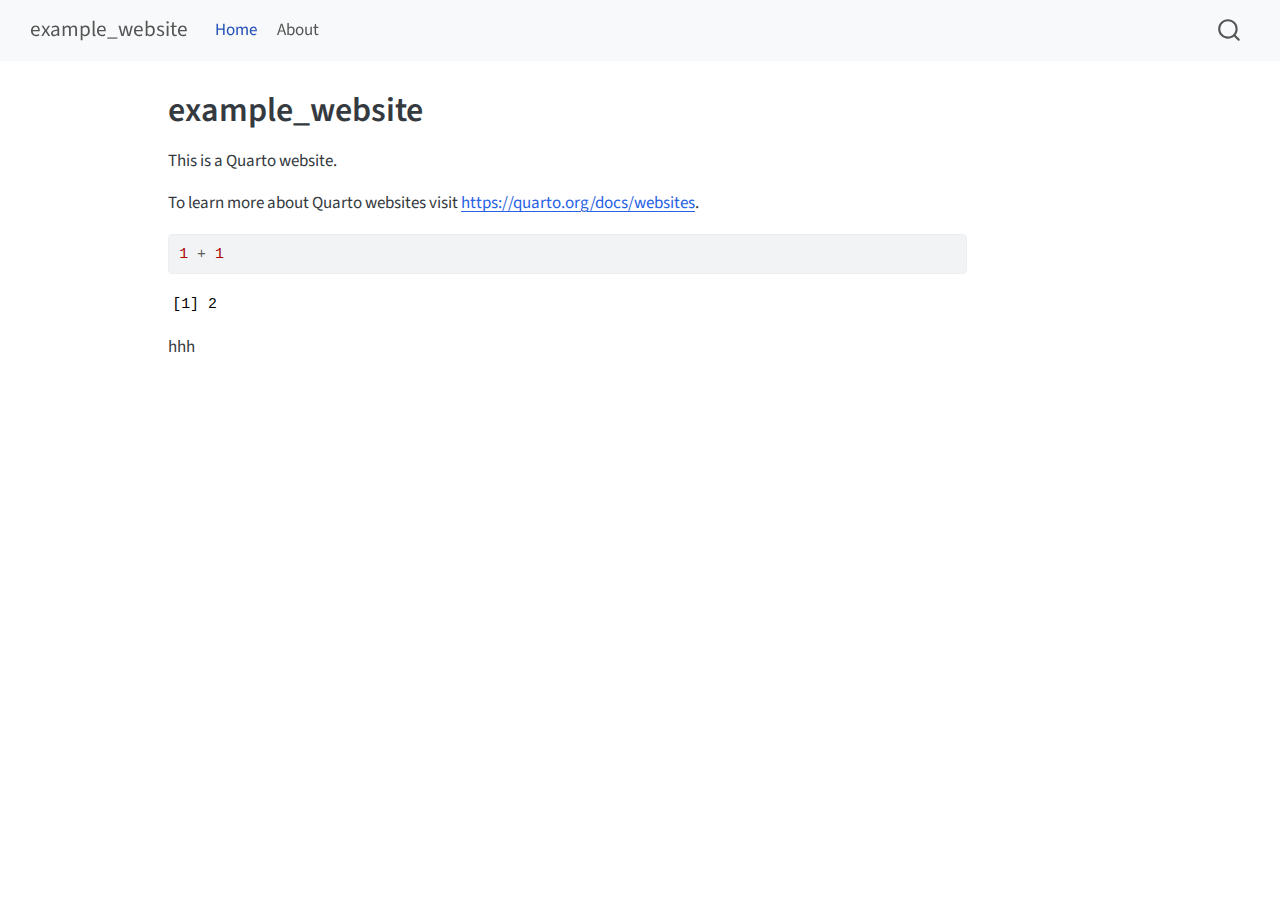
<file: _site/index.html>
<!DOCTYPE html>
<html xmlns="http://www.w3.org/1999/xhtml" lang="en" xml:lang="en"><head>

<meta charset="utf-8">
<meta name="generator" content="quarto-1.4.551">

<meta name="viewport" content="width=device-width, initial-scale=1.0, user-scalable=yes">


<title>example_website</title>
<style>
code{white-space: pre-wrap;}
span.smallcaps{font-variant: small-caps;}
div.columns{display: flex; gap: min(4vw, 1.5em);}
div.column{flex: auto; overflow-x: auto;}
div.hanging-indent{margin-left: 1.5em; text-indent: -1.5em;}
ul.task-list{list-style: none;}
ul.task-list li input[type="checkbox"] {
  width: 0.8em;
  margin: 0 0.8em 0.2em -1em; /* quarto-specific, see https://github.com/quarto-dev/quarto-cli/issues/4556 */ 
  vertical-align: middle;
}
/* CSS for syntax highlighting */
pre > code.sourceCode { white-space: pre; position: relative; }
pre > code.sourceCode > span { line-height: 1.25; }
pre > code.sourceCode > span:empty { height: 1.2em; }
.sourceCode { overflow: visible; }
code.sourceCode > span { color: inherit; text-decoration: inherit; }
div.sourceCode { margin: 1em 0; }
pre.sourceCode { margin: 0; }
@media screen {
div.sourceCode { overflow: auto; }
}
@media print {
pre > code.sourceCode { white-space: pre-wrap; }
pre > code.sourceCode > span { text-indent: -5em; padding-left: 5em; }
}
pre.numberSource code
  { counter-reset: source-line 0; }
pre.numberSource code > span
  { position: relative; left: -4em; counter-increment: source-line; }
pre.numberSource code > span > a:first-child::before
  { content: counter(source-line);
    position: relative; left: -1em; text-align: right; vertical-align: baseline;
    border: none; display: inline-block;
    -webkit-touch-callout: none; -webkit-user-select: none;
    -khtml-user-select: none; -moz-user-select: none;
    -ms-user-select: none; user-select: none;
    padding: 0 4px; width: 4em;
  }
pre.numberSource { margin-left: 3em;  padding-left: 4px; }
div.sourceCode
  {   }
@media screen {
pre > code.sourceCode > span > a:first-child::before { text-decoration: underline; }
}
</style>


<script src="site_libs/quarto-nav/quarto-nav.js"></script>
<script src="site_libs/quarto-nav/headroom.min.js"></script>
<script src="site_libs/clipboard/clipboard.min.js"></script>
<script src="site_libs/quarto-search/autocomplete.umd.js"></script>
<script src="site_libs/quarto-search/fuse.min.js"></script>
<script src="site_libs/quarto-search/quarto-search.js"></script>
<meta name="quarto:offset" content="./">
<script src="site_libs/quarto-html/quarto.js"></script>
<script src="site_libs/quarto-html/popper.min.js"></script>
<script src="site_libs/quarto-html/tippy.umd.min.js"></script>
<script src="site_libs/quarto-html/anchor.min.js"></script>
<link href="site_libs/quarto-html/tippy.css" rel="stylesheet">
<link href="site_libs/quarto-html/quarto-syntax-highlighting.css" rel="stylesheet" id="quarto-text-highlighting-styles">
<script src="site_libs/bootstrap/bootstrap.min.js"></script>
<link href="site_libs/bootstrap/bootstrap-icons.css" rel="stylesheet">
<link href="site_libs/bootstrap/bootstrap.min.css" rel="stylesheet" id="quarto-bootstrap" data-mode="light">
<script id="quarto-search-options" type="application/json">{
  "location": "navbar",
  "copy-button": false,
  "collapse-after": 3,
  "panel-placement": "end",
  "type": "overlay",
  "limit": 50,
  "keyboard-shortcut": [
    "f",
    "/",
    "s"
  ],
  "show-item-context": false,
  "language": {
    "search-no-results-text": "No results",
    "search-matching-documents-text": "matching documents",
    "search-copy-link-title": "Copy link to search",
    "search-hide-matches-text": "Hide additional matches",
    "search-more-match-text": "more match in this document",
    "search-more-matches-text": "more matches in this document",
    "search-clear-button-title": "Clear",
    "search-text-placeholder": "",
    "search-detached-cancel-button-title": "Cancel",
    "search-submit-button-title": "Submit",
    "search-label": "Search"
  }
}</script>


<link rel="stylesheet" href="styles.css">
</head>

<body class="nav-fixed">

<div id="quarto-search-results"></div>
  <header id="quarto-header" class="headroom fixed-top">
    <nav class="navbar navbar-expand-lg " data-bs-theme="dark">
      <div class="navbar-container container-fluid">
      <div class="navbar-brand-container mx-auto">
    <a class="navbar-brand" href="./index.html">
    <span class="navbar-title">example_website</span>
    </a>
  </div>
            <div id="quarto-search" class="" title="Search"></div>
          <button class="navbar-toggler" type="button" data-bs-toggle="collapse" data-bs-target="#navbarCollapse" aria-controls="navbarCollapse" aria-expanded="false" aria-label="Toggle navigation" onclick="if (window.quartoToggleHeadroom) { window.quartoToggleHeadroom(); }">
  <span class="navbar-toggler-icon"></span>
</button>
          <div class="collapse navbar-collapse" id="navbarCollapse">
            <ul class="navbar-nav navbar-nav-scroll me-auto">
  <li class="nav-item">
    <a class="nav-link active" href="./index.html" aria-current="page"> 
<span class="menu-text">Home</span></a>
  </li>  
  <li class="nav-item">
    <a class="nav-link" href="./about.html"> 
<span class="menu-text">About</span></a>
  </li>  
</ul>
          </div> <!-- /navcollapse -->
          <div class="quarto-navbar-tools">
</div>
      </div> <!-- /container-fluid -->
    </nav>
</header>
<!-- content -->
<div id="quarto-content" class="quarto-container page-columns page-rows-contents page-layout-article page-navbar">
<!-- sidebar -->
<!-- margin-sidebar -->
    <div id="quarto-margin-sidebar" class="sidebar margin-sidebar">
        
    </div>
<!-- main -->
<main class="content" id="quarto-document-content">

<header id="title-block-header" class="quarto-title-block default">
<div class="quarto-title">
<h1 class="title">example_website</h1>
</div>



<div class="quarto-title-meta">

    
  
    
  </div>
  


</header>


<p>This is a Quarto website.</p>
<p>To learn more about Quarto websites visit <a href="https://quarto.org/docs/websites" class="uri">https://quarto.org/docs/websites</a>.</p>
<div class="cell">
<div class="sourceCode cell-code" id="cb1"><pre class="sourceCode r code-with-copy"><code class="sourceCode r"><span id="cb1-1"><a href="#cb1-1" aria-hidden="true" tabindex="-1"></a><span class="dv">1</span> <span class="sc">+</span> <span class="dv">1</span></span></code><button title="Copy to Clipboard" class="code-copy-button"><i class="bi"></i></button></pre></div>
<div class="cell-output cell-output-stdout">
<pre><code>[1] 2</code></pre>
</div>
</div>
<p>hhh</p>



</main> <!-- /main -->
<script id="quarto-html-after-body" type="application/javascript">
window.document.addEventListener("DOMContentLoaded", function (event) {
  const toggleBodyColorMode = (bsSheetEl) => {
    const mode = bsSheetEl.getAttribute("data-mode");
    const bodyEl = window.document.querySelector("body");
    if (mode === "dark") {
      bodyEl.classList.add("quarto-dark");
      bodyEl.classList.remove("quarto-light");
    } else {
      bodyEl.classList.add("quarto-light");
      bodyEl.classList.remove("quarto-dark");
    }
  }
  const toggleBodyColorPrimary = () => {
    const bsSheetEl = window.document.querySelector("link#quarto-bootstrap");
    if (bsSheetEl) {
      toggleBodyColorMode(bsSheetEl);
    }
  }
  toggleBodyColorPrimary();  
  const icon = "";
  const anchorJS = new window.AnchorJS();
  anchorJS.options = {
    placement: 'right',
    icon: icon
  };
  anchorJS.add('.anchored');
  const isCodeAnnotation = (el) => {
    for (const clz of el.classList) {
      if (clz.startsWith('code-annotation-')) {                     
        return true;
      }
    }
    return false;
  }
  const clipboard = new window.ClipboardJS('.code-copy-button', {
    text: function(trigger) {
      const codeEl = trigger.previousElementSibling.cloneNode(true);
      for (const childEl of codeEl.children) {
        if (isCodeAnnotation(childEl)) {
          childEl.remove();
        }
      }
      return codeEl.innerText;
    }
  });
  clipboard.on('success', function(e) {
    // button target
    const button = e.trigger;
    // don't keep focus
    button.blur();
    // flash "checked"
    button.classList.add('code-copy-button-checked');
    var currentTitle = button.getAttribute("title");
    button.setAttribute("title", "Copied!");
    let tooltip;
    if (window.bootstrap) {
      button.setAttribute("data-bs-toggle", "tooltip");
      button.setAttribute("data-bs-placement", "left");
      button.setAttribute("data-bs-title", "Copied!");
      tooltip = new bootstrap.Tooltip(button, 
        { trigger: "manual", 
          customClass: "code-copy-button-tooltip",
          offset: [0, -8]});
      tooltip.show();    
    }
    setTimeout(function() {
      if (tooltip) {
        tooltip.hide();
        button.removeAttribute("data-bs-title");
        button.removeAttribute("data-bs-toggle");
        button.removeAttribute("data-bs-placement");
      }
      button.setAttribute("title", currentTitle);
      button.classList.remove('code-copy-button-checked');
    }, 1000);
    // clear code selection
    e.clearSelection();
  });
    var localhostRegex = new RegExp(/^(?:http|https):\/\/localhost\:?[0-9]*\//);
    var mailtoRegex = new RegExp(/^mailto:/);
      var filterRegex = new RegExp('/' + window.location.host + '/');
    var isInternal = (href) => {
        return filterRegex.test(href) || localhostRegex.test(href) || mailtoRegex.test(href);
    }
    // Inspect non-navigation links and adorn them if external
 	var links = window.document.querySelectorAll('a[href]:not(.nav-link):not(.navbar-brand):not(.toc-action):not(.sidebar-link):not(.sidebar-item-toggle):not(.pagination-link):not(.no-external):not([aria-hidden]):not(.dropdown-item):not(.quarto-navigation-tool)');
    for (var i=0; i<links.length; i++) {
      const link = links[i];
      if (!isInternal(link.href)) {
        // undo the damage that might have been done by quarto-nav.js in the case of
        // links that we want to consider external
        if (link.dataset.originalHref !== undefined) {
          link.href = link.dataset.originalHref;
        }
      }
    }
  function tippyHover(el, contentFn, onTriggerFn, onUntriggerFn) {
    const config = {
      allowHTML: true,
      maxWidth: 500,
      delay: 100,
      arrow: false,
      appendTo: function(el) {
          return el.parentElement;
      },
      interactive: true,
      interactiveBorder: 10,
      theme: 'quarto',
      placement: 'bottom-start',
    };
    if (contentFn) {
      config.content = contentFn;
    }
    if (onTriggerFn) {
      config.onTrigger = onTriggerFn;
    }
    if (onUntriggerFn) {
      config.onUntrigger = onUntriggerFn;
    }
    window.tippy(el, config); 
  }
  const noterefs = window.document.querySelectorAll('a[role="doc-noteref"]');
  for (var i=0; i<noterefs.length; i++) {
    const ref = noterefs[i];
    tippyHover(ref, function() {
      // use id or data attribute instead here
      let href = ref.getAttribute('data-footnote-href') || ref.getAttribute('href');
      try { href = new URL(href).hash; } catch {}
      const id = href.replace(/^#\/?/, "");
      const note = window.document.getElementById(id);
      if (note) {
        return note.innerHTML;
      } else {
        return "";
      }
    });
  }
  const xrefs = window.document.querySelectorAll('a.quarto-xref');
  const processXRef = (id, note) => {
    // Strip column container classes
    const stripColumnClz = (el) => {
      el.classList.remove("page-full", "page-columns");
      if (el.children) {
        for (const child of el.children) {
          stripColumnClz(child);
        }
      }
    }
    stripColumnClz(note)
    if (id === null || id.startsWith('sec-')) {
      // Special case sections, only their first couple elements
      const container = document.createElement("div");
      if (note.children && note.children.length > 2) {
        container.appendChild(note.children[0].cloneNode(true));
        for (let i = 1; i < note.children.length; i++) {
          const child = note.children[i];
          if (child.tagName === "P" && child.innerText === "") {
            continue;
          } else {
            container.appendChild(child.cloneNode(true));
            break;
          }
        }
        if (window.Quarto?.typesetMath) {
          window.Quarto.typesetMath(container);
        }
        return container.innerHTML
      } else {
        if (window.Quarto?.typesetMath) {
          window.Quarto.typesetMath(note);
        }
        return note.innerHTML;
      }
    } else {
      // Remove any anchor links if they are present
      const anchorLink = note.querySelector('a.anchorjs-link');
      if (anchorLink) {
        anchorLink.remove();
      }
      if (window.Quarto?.typesetMath) {
        window.Quarto.typesetMath(note);
      }
      // TODO in 1.5, we should make sure this works without a callout special case
      if (note.classList.contains("callout")) {
        return note.outerHTML;
      } else {
        return note.innerHTML;
      }
    }
  }
  for (var i=0; i<xrefs.length; i++) {
    const xref = xrefs[i];
    tippyHover(xref, undefined, function(instance) {
      instance.disable();
      let url = xref.getAttribute('href');
      let hash = undefined; 
      if (url.startsWith('#')) {
        hash = url;
      } else {
        try { hash = new URL(url).hash; } catch {}
      }
      if (hash) {
        const id = hash.replace(/^#\/?/, "");
        const note = window.document.getElementById(id);
        if (note !== null) {
          try {
            const html = processXRef(id, note.cloneNode(true));
            instance.setContent(html);
          } finally {
            instance.enable();
            instance.show();
          }
        } else {
          // See if we can fetch this
          fetch(url.split('#')[0])
          .then(res => res.text())
          .then(html => {
            const parser = new DOMParser();
            const htmlDoc = parser.parseFromString(html, "text/html");
            const note = htmlDoc.getElementById(id);
            if (note !== null) {
              const html = processXRef(id, note);
              instance.setContent(html);
            } 
          }).finally(() => {
            instance.enable();
            instance.show();
          });
        }
      } else {
        // See if we can fetch a full url (with no hash to target)
        // This is a special case and we should probably do some content thinning / targeting
        fetch(url)
        .then(res => res.text())
        .then(html => {
          const parser = new DOMParser();
          const htmlDoc = parser.parseFromString(html, "text/html");
          const note = htmlDoc.querySelector('main.content');
          if (note !== null) {
            // This should only happen for chapter cross references
            // (since there is no id in the URL)
            // remove the first header
            if (note.children.length > 0 && note.children[0].tagName === "HEADER") {
              note.children[0].remove();
            }
            const html = processXRef(null, note);
            instance.setContent(html);
          } 
        }).finally(() => {
          instance.enable();
          instance.show();
        });
      }
    }, function(instance) {
    });
  }
      let selectedAnnoteEl;
      const selectorForAnnotation = ( cell, annotation) => {
        let cellAttr = 'data-code-cell="' + cell + '"';
        let lineAttr = 'data-code-annotation="' +  annotation + '"';
        const selector = 'span[' + cellAttr + '][' + lineAttr + ']';
        return selector;
      }
      const selectCodeLines = (annoteEl) => {
        const doc = window.document;
        const targetCell = annoteEl.getAttribute("data-target-cell");
        const targetAnnotation = annoteEl.getAttribute("data-target-annotation");
        const annoteSpan = window.document.querySelector(selectorForAnnotation(targetCell, targetAnnotation));
        const lines = annoteSpan.getAttribute("data-code-lines").split(",");
        const lineIds = lines.map((line) => {
          return targetCell + "-" + line;
        })
        let top = null;
        let height = null;
        let parent = null;
        if (lineIds.length > 0) {
            //compute the position of the single el (top and bottom and make a div)
            const el = window.document.getElementById(lineIds[0]);
            top = el.offsetTop;
            height = el.offsetHeight;
            parent = el.parentElement.parentElement;
          if (lineIds.length > 1) {
            const lastEl = window.document.getElementById(lineIds[lineIds.length - 1]);
            const bottom = lastEl.offsetTop + lastEl.offsetHeight;
            height = bottom - top;
          }
          if (top !== null && height !== null && parent !== null) {
            // cook up a div (if necessary) and position it 
            let div = window.document.getElementById("code-annotation-line-highlight");
            if (div === null) {
              div = window.document.createElement("div");
              div.setAttribute("id", "code-annotation-line-highlight");
              div.style.position = 'absolute';
              parent.appendChild(div);
            }
            div.style.top = top - 2 + "px";
            div.style.height = height + 4 + "px";
            div.style.left = 0;
            let gutterDiv = window.document.getElementById("code-annotation-line-highlight-gutter");
            if (gutterDiv === null) {
              gutterDiv = window.document.createElement("div");
              gutterDiv.setAttribute("id", "code-annotation-line-highlight-gutter");
              gutterDiv.style.position = 'absolute';
              const codeCell = window.document.getElementById(targetCell);
              const gutter = codeCell.querySelector('.code-annotation-gutter');
              gutter.appendChild(gutterDiv);
            }
            gutterDiv.style.top = top - 2 + "px";
            gutterDiv.style.height = height + 4 + "px";
          }
          selectedAnnoteEl = annoteEl;
        }
      };
      const unselectCodeLines = () => {
        const elementsIds = ["code-annotation-line-highlight", "code-annotation-line-highlight-gutter"];
        elementsIds.forEach((elId) => {
          const div = window.document.getElementById(elId);
          if (div) {
            div.remove();
          }
        });
        selectedAnnoteEl = undefined;
      };
        // Handle positioning of the toggle
    window.addEventListener(
      "resize",
      throttle(() => {
        elRect = undefined;
        if (selectedAnnoteEl) {
          selectCodeLines(selectedAnnoteEl);
        }
      }, 10)
    );
    function throttle(fn, ms) {
    let throttle = false;
    let timer;
      return (...args) => {
        if(!throttle) { // first call gets through
            fn.apply(this, args);
            throttle = true;
        } else { // all the others get throttled
            if(timer) clearTimeout(timer); // cancel #2
            timer = setTimeout(() => {
              fn.apply(this, args);
              timer = throttle = false;
            }, ms);
        }
      };
    }
      // Attach click handler to the DT
      const annoteDls = window.document.querySelectorAll('dt[data-target-cell]');
      for (const annoteDlNode of annoteDls) {
        annoteDlNode.addEventListener('click', (event) => {
          const clickedEl = event.target;
          if (clickedEl !== selectedAnnoteEl) {
            unselectCodeLines();
            const activeEl = window.document.querySelector('dt[data-target-cell].code-annotation-active');
            if (activeEl) {
              activeEl.classList.remove('code-annotation-active');
            }
            selectCodeLines(clickedEl);
            clickedEl.classList.add('code-annotation-active');
          } else {
            // Unselect the line
            unselectCodeLines();
            clickedEl.classList.remove('code-annotation-active');
          }
        });
      }
  const findCites = (el) => {
    const parentEl = el.parentElement;
    if (parentEl) {
      const cites = parentEl.dataset.cites;
      if (cites) {
        return {
          el,
          cites: cites.split(' ')
        };
      } else {
        return findCites(el.parentElement)
      }
    } else {
      return undefined;
    }
  };
  var bibliorefs = window.document.querySelectorAll('a[role="doc-biblioref"]');
  for (var i=0; i<bibliorefs.length; i++) {
    const ref = bibliorefs[i];
    const citeInfo = findCites(ref);
    if (citeInfo) {
      tippyHover(citeInfo.el, function() {
        var popup = window.document.createElement('div');
        citeInfo.cites.forEach(function(cite) {
          var citeDiv = window.document.createElement('div');
          citeDiv.classList.add('hanging-indent');
          citeDiv.classList.add('csl-entry');
          var biblioDiv = window.document.getElementById('ref-' + cite);
          if (biblioDiv) {
            citeDiv.innerHTML = biblioDiv.innerHTML;
          }
          popup.appendChild(citeDiv);
        });
        return popup.innerHTML;
      });
    }
  }
});
</script>
</div> <!-- /content -->




</body></html>
</file>
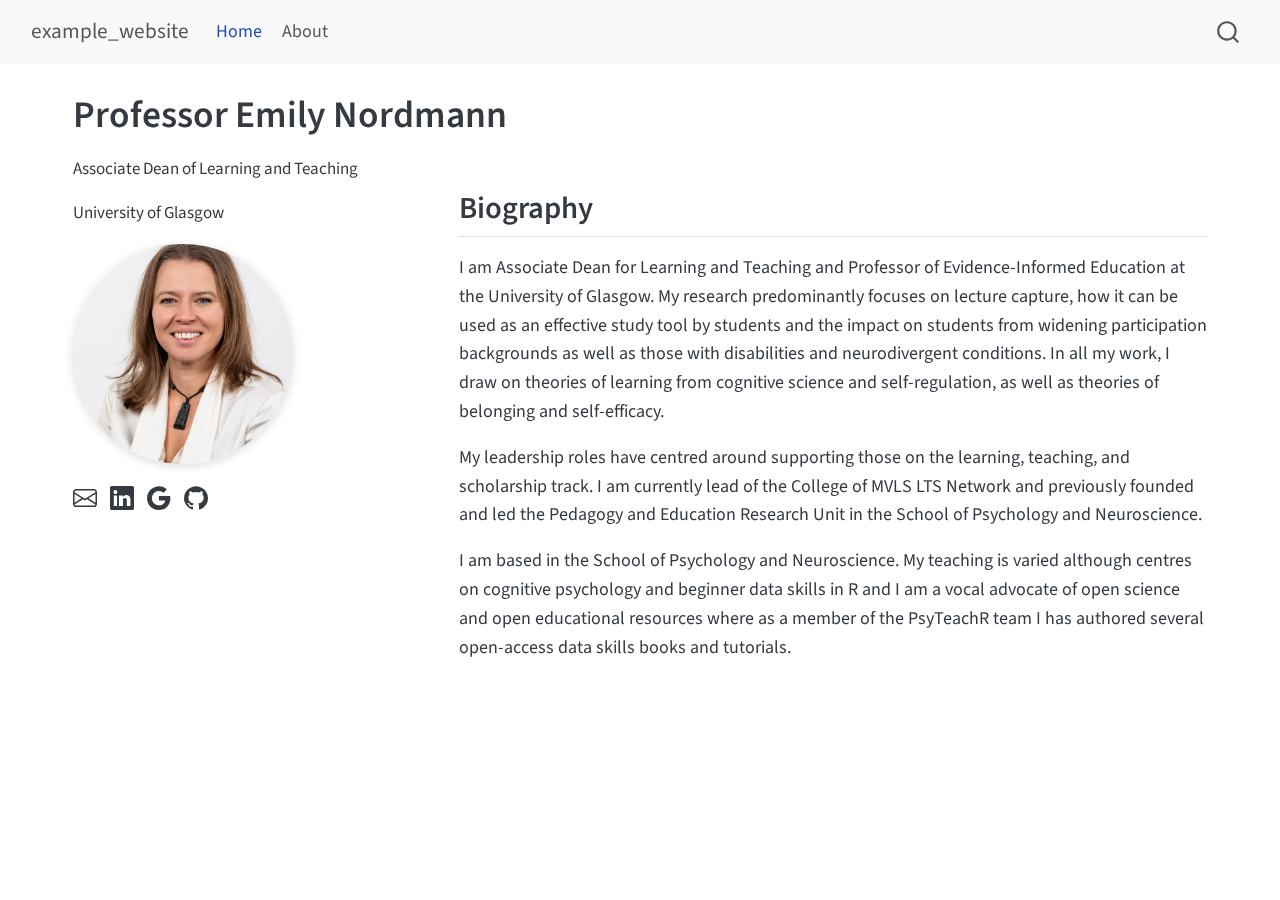
<file: docs/index.html>
<!DOCTYPE html>
<html xmlns="http://www.w3.org/1999/xhtml" lang="en" xml:lang="en"><head>

<meta charset="utf-8">
<meta name="generator" content="quarto-1.4.551">

<meta name="viewport" content="width=device-width, initial-scale=1.0, user-scalable=yes">


<title>example_website - Professor Emily Nordmann</title>
<style>
code{white-space: pre-wrap;}
span.smallcaps{font-variant: small-caps;}
div.columns{display: flex; gap: min(4vw, 1.5em);}
div.column{flex: auto; overflow-x: auto;}
div.hanging-indent{margin-left: 1.5em; text-indent: -1.5em;}
ul.task-list{list-style: none;}
ul.task-list li input[type="checkbox"] {
  width: 0.8em;
  margin: 0 0.8em 0.2em -1em; /* quarto-specific, see https://github.com/quarto-dev/quarto-cli/issues/4556 */ 
  vertical-align: middle;
}
</style>


<script src="site_libs/quarto-nav/quarto-nav.js"></script>
<script src="site_libs/quarto-nav/headroom.min.js"></script>
<script src="site_libs/clipboard/clipboard.min.js"></script>
<script src="site_libs/quarto-search/autocomplete.umd.js"></script>
<script src="site_libs/quarto-search/fuse.min.js"></script>
<script src="site_libs/quarto-search/quarto-search.js"></script>
<meta name="quarto:offset" content="./">
<script src="site_libs/quarto-html/quarto.js"></script>
<script src="site_libs/quarto-html/popper.min.js"></script>
<script src="site_libs/quarto-html/tippy.umd.min.js"></script>
<script src="site_libs/quarto-html/anchor.min.js"></script>
<link href="site_libs/quarto-html/tippy.css" rel="stylesheet">
<link href="site_libs/quarto-html/quarto-syntax-highlighting.css" rel="stylesheet" id="quarto-text-highlighting-styles">
<script src="site_libs/bootstrap/bootstrap.min.js"></script>
<link href="site_libs/bootstrap/bootstrap-icons.css" rel="stylesheet">
<link href="site_libs/bootstrap/bootstrap.min.css" rel="stylesheet" id="quarto-bootstrap" data-mode="light">
<script id="quarto-search-options" type="application/json">{
  "location": "navbar",
  "copy-button": false,
  "collapse-after": 3,
  "panel-placement": "end",
  "type": "overlay",
  "limit": 50,
  "keyboard-shortcut": [
    "f",
    "/",
    "s"
  ],
  "show-item-context": false,
  "language": {
    "search-no-results-text": "No results",
    "search-matching-documents-text": "matching documents",
    "search-copy-link-title": "Copy link to search",
    "search-hide-matches-text": "Hide additional matches",
    "search-more-match-text": "more match in this document",
    "search-more-matches-text": "more matches in this document",
    "search-clear-button-title": "Clear",
    "search-text-placeholder": "",
    "search-detached-cancel-button-title": "Cancel",
    "search-submit-button-title": "Submit",
    "search-label": "Search"
  }
}</script>


<link rel="stylesheet" href="styles.css">
</head>

<body class="nav-fixed">

<div id="quarto-search-results"></div>
  <header id="quarto-header" class="headroom fixed-top">
    <nav class="navbar navbar-expand-lg " data-bs-theme="dark">
      <div class="navbar-container container-fluid">
      <div class="navbar-brand-container mx-auto">
    <a class="navbar-brand" href="./index.html">
    <span class="navbar-title">example_website</span>
    </a>
  </div>
            <div id="quarto-search" class="" title="Search"></div>
          <button class="navbar-toggler" type="button" data-bs-toggle="collapse" data-bs-target="#navbarCollapse" aria-controls="navbarCollapse" aria-expanded="false" aria-label="Toggle navigation" onclick="if (window.quartoToggleHeadroom) { window.quartoToggleHeadroom(); }">
  <span class="navbar-toggler-icon"></span>
</button>
          <div class="collapse navbar-collapse" id="navbarCollapse">
            <ul class="navbar-nav navbar-nav-scroll me-auto">
  <li class="nav-item">
    <a class="nav-link active" href="./index.html" aria-current="page"> 
<span class="menu-text">Home</span></a>
  </li>  
  <li class="nav-item">
    <a class="nav-link" href="./about.html"> 
<span class="menu-text">About</span></a>
  </li>  
</ul>
          </div> <!-- /navcollapse -->
          <div class="quarto-navbar-tools">
</div>
      </div> <!-- /container-fluid -->
    </nav>
</header>
<!-- content -->
<div id="quarto-content" class="quarto-container page-columns page-rows-contents page-layout-full page-navbar">
<!-- sidebar -->
<!-- margin-sidebar -->
    <div id="quarto-margin-sidebar" class="sidebar margin-sidebar zindex-bottom">
        
    </div>
<!-- main -->
<main class="content column-page" id="quarto-document-content">

<header id="title-block-header" class="quarto-title-block default">
<div class="quarto-title">
<h1 class="title">Professor Emily Nordmann</h1>
</div>



<div class="quarto-title-meta column-page">

    
  
    
  </div>
  


</header>


<div class="grid gap-4">
<div class="g-col-12 g-col-md-4">
<div class="profile-card">
<p>
Associate Dean of Learning and Teaching
</p>
<p>
University of Glasgow
</p>
<p><img src="images/headshot_2025.jpg" class="avatar" alt="Headshot of Emily Nordmann"></p>
<p class="icons">
<a href="mailto:emily.nordmann@glasgow.ac.uk" aria-label="Email"><i class="bi bi-envelope"></i></a> <a href="https://www.linkedin.com/in/emilynordmann/" aria-label="LinkedIn"><i class="bi bi-linkedin"></i></a> <a href="https://scholar.google.co.uk/citations?user=-7Y95XAAAAAJ&amp;hl" aria-label="Google Scholar"><i class="bi bi-google"></i></a> <a href="https://github.com/emilynordmann" aria-label="GitHub"><i class="bi bi-github"></i></a>
</p>
</div>
</div>
<section id="biography" class="level2 g-col-12 g-col-md-8">
<h2 class="anchored" data-anchor-id="biography">Biography</h2>
<p>I am Associate Dean for Learning and Teaching and Professor of Evidence-Informed Education at the University of Glasgow. My research predominantly focuses on lecture capture, how it can be used as an effective study tool by students and the impact on students from widening participation backgrounds as well as those with disabilities and neurodivergent conditions. In all my work, I draw on theories of learning from cognitive science and self-regulation, as well as theories of belonging and self-efficacy.</p>
<p>My leadership roles have centred around supporting those on the learning, teaching, and scholarship track. I am currently lead of the College of MVLS LTS Network and previously founded and led the Pedagogy and Education Research Unit in the School of Psychology and Neuroscience.</p>
<p>I am based in the School of Psychology and Neuroscience. My teaching is varied although centres on cognitive psychology and beginner data skills in R and I am a vocal advocate of open science and open educational resources where as a member of the PsyTeachR team I has authored several open-access data skills books and tutorials.</p>
</section>
</div>



</main> <!-- /main -->
<script id="quarto-html-after-body" type="application/javascript">
window.document.addEventListener("DOMContentLoaded", function (event) {
  const toggleBodyColorMode = (bsSheetEl) => {
    const mode = bsSheetEl.getAttribute("data-mode");
    const bodyEl = window.document.querySelector("body");
    if (mode === "dark") {
      bodyEl.classList.add("quarto-dark");
      bodyEl.classList.remove("quarto-light");
    } else {
      bodyEl.classList.add("quarto-light");
      bodyEl.classList.remove("quarto-dark");
    }
  }
  const toggleBodyColorPrimary = () => {
    const bsSheetEl = window.document.querySelector("link#quarto-bootstrap");
    if (bsSheetEl) {
      toggleBodyColorMode(bsSheetEl);
    }
  }
  toggleBodyColorPrimary();  
  const icon = "";
  const anchorJS = new window.AnchorJS();
  anchorJS.options = {
    placement: 'right',
    icon: icon
  };
  anchorJS.add('.anchored');
  const isCodeAnnotation = (el) => {
    for (const clz of el.classList) {
      if (clz.startsWith('code-annotation-')) {                     
        return true;
      }
    }
    return false;
  }
  const clipboard = new window.ClipboardJS('.code-copy-button', {
    text: function(trigger) {
      const codeEl = trigger.previousElementSibling.cloneNode(true);
      for (const childEl of codeEl.children) {
        if (isCodeAnnotation(childEl)) {
          childEl.remove();
        }
      }
      return codeEl.innerText;
    }
  });
  clipboard.on('success', function(e) {
    // button target
    const button = e.trigger;
    // don't keep focus
    button.blur();
    // flash "checked"
    button.classList.add('code-copy-button-checked');
    var currentTitle = button.getAttribute("title");
    button.setAttribute("title", "Copied!");
    let tooltip;
    if (window.bootstrap) {
      button.setAttribute("data-bs-toggle", "tooltip");
      button.setAttribute("data-bs-placement", "left");
      button.setAttribute("data-bs-title", "Copied!");
      tooltip = new bootstrap.Tooltip(button, 
        { trigger: "manual", 
          customClass: "code-copy-button-tooltip",
          offset: [0, -8]});
      tooltip.show();    
    }
    setTimeout(function() {
      if (tooltip) {
        tooltip.hide();
        button.removeAttribute("data-bs-title");
        button.removeAttribute("data-bs-toggle");
        button.removeAttribute("data-bs-placement");
      }
      button.setAttribute("title", currentTitle);
      button.classList.remove('code-copy-button-checked');
    }, 1000);
    // clear code selection
    e.clearSelection();
  });
    var localhostRegex = new RegExp(/^(?:http|https):\/\/localhost\:?[0-9]*\//);
    var mailtoRegex = new RegExp(/^mailto:/);
      var filterRegex = new RegExp('/' + window.location.host + '/');
    var isInternal = (href) => {
        return filterRegex.test(href) || localhostRegex.test(href) || mailtoRegex.test(href);
    }
    // Inspect non-navigation links and adorn them if external
 	var links = window.document.querySelectorAll('a[href]:not(.nav-link):not(.navbar-brand):not(.toc-action):not(.sidebar-link):not(.sidebar-item-toggle):not(.pagination-link):not(.no-external):not([aria-hidden]):not(.dropdown-item):not(.quarto-navigation-tool)');
    for (var i=0; i<links.length; i++) {
      const link = links[i];
      if (!isInternal(link.href)) {
        // undo the damage that might have been done by quarto-nav.js in the case of
        // links that we want to consider external
        if (link.dataset.originalHref !== undefined) {
          link.href = link.dataset.originalHref;
        }
      }
    }
  function tippyHover(el, contentFn, onTriggerFn, onUntriggerFn) {
    const config = {
      allowHTML: true,
      maxWidth: 500,
      delay: 100,
      arrow: false,
      appendTo: function(el) {
          return el.parentElement;
      },
      interactive: true,
      interactiveBorder: 10,
      theme: 'quarto',
      placement: 'bottom-start',
    };
    if (contentFn) {
      config.content = contentFn;
    }
    if (onTriggerFn) {
      config.onTrigger = onTriggerFn;
    }
    if (onUntriggerFn) {
      config.onUntrigger = onUntriggerFn;
    }
    window.tippy(el, config); 
  }
  const noterefs = window.document.querySelectorAll('a[role="doc-noteref"]');
  for (var i=0; i<noterefs.length; i++) {
    const ref = noterefs[i];
    tippyHover(ref, function() {
      // use id or data attribute instead here
      let href = ref.getAttribute('data-footnote-href') || ref.getAttribute('href');
      try { href = new URL(href).hash; } catch {}
      const id = href.replace(/^#\/?/, "");
      const note = window.document.getElementById(id);
      if (note) {
        return note.innerHTML;
      } else {
        return "";
      }
    });
  }
  const xrefs = window.document.querySelectorAll('a.quarto-xref');
  const processXRef = (id, note) => {
    // Strip column container classes
    const stripColumnClz = (el) => {
      el.classList.remove("page-full", "page-columns");
      if (el.children) {
        for (const child of el.children) {
          stripColumnClz(child);
        }
      }
    }
    stripColumnClz(note)
    if (id === null || id.startsWith('sec-')) {
      // Special case sections, only their first couple elements
      const container = document.createElement("div");
      if (note.children && note.children.length > 2) {
        container.appendChild(note.children[0].cloneNode(true));
        for (let i = 1; i < note.children.length; i++) {
          const child = note.children[i];
          if (child.tagName === "P" && child.innerText === "") {
            continue;
          } else {
            container.appendChild(child.cloneNode(true));
            break;
          }
        }
        if (window.Quarto?.typesetMath) {
          window.Quarto.typesetMath(container);
        }
        return container.innerHTML
      } else {
        if (window.Quarto?.typesetMath) {
          window.Quarto.typesetMath(note);
        }
        return note.innerHTML;
      }
    } else {
      // Remove any anchor links if they are present
      const anchorLink = note.querySelector('a.anchorjs-link');
      if (anchorLink) {
        anchorLink.remove();
      }
      if (window.Quarto?.typesetMath) {
        window.Quarto.typesetMath(note);
      }
      // TODO in 1.5, we should make sure this works without a callout special case
      if (note.classList.contains("callout")) {
        return note.outerHTML;
      } else {
        return note.innerHTML;
      }
    }
  }
  for (var i=0; i<xrefs.length; i++) {
    const xref = xrefs[i];
    tippyHover(xref, undefined, function(instance) {
      instance.disable();
      let url = xref.getAttribute('href');
      let hash = undefined; 
      if (url.startsWith('#')) {
        hash = url;
      } else {
        try { hash = new URL(url).hash; } catch {}
      }
      if (hash) {
        const id = hash.replace(/^#\/?/, "");
        const note = window.document.getElementById(id);
        if (note !== null) {
          try {
            const html = processXRef(id, note.cloneNode(true));
            instance.setContent(html);
          } finally {
            instance.enable();
            instance.show();
          }
        } else {
          // See if we can fetch this
          fetch(url.split('#')[0])
          .then(res => res.text())
          .then(html => {
            const parser = new DOMParser();
            const htmlDoc = parser.parseFromString(html, "text/html");
            const note = htmlDoc.getElementById(id);
            if (note !== null) {
              const html = processXRef(id, note);
              instance.setContent(html);
            } 
          }).finally(() => {
            instance.enable();
            instance.show();
          });
        }
      } else {
        // See if we can fetch a full url (with no hash to target)
        // This is a special case and we should probably do some content thinning / targeting
        fetch(url)
        .then(res => res.text())
        .then(html => {
          const parser = new DOMParser();
          const htmlDoc = parser.parseFromString(html, "text/html");
          const note = htmlDoc.querySelector('main.content');
          if (note !== null) {
            // This should only happen for chapter cross references
            // (since there is no id in the URL)
            // remove the first header
            if (note.children.length > 0 && note.children[0].tagName === "HEADER") {
              note.children[0].remove();
            }
            const html = processXRef(null, note);
            instance.setContent(html);
          } 
        }).finally(() => {
          instance.enable();
          instance.show();
        });
      }
    }, function(instance) {
    });
  }
      let selectedAnnoteEl;
      const selectorForAnnotation = ( cell, annotation) => {
        let cellAttr = 'data-code-cell="' + cell + '"';
        let lineAttr = 'data-code-annotation="' +  annotation + '"';
        const selector = 'span[' + cellAttr + '][' + lineAttr + ']';
        return selector;
      }
      const selectCodeLines = (annoteEl) => {
        const doc = window.document;
        const targetCell = annoteEl.getAttribute("data-target-cell");
        const targetAnnotation = annoteEl.getAttribute("data-target-annotation");
        const annoteSpan = window.document.querySelector(selectorForAnnotation(targetCell, targetAnnotation));
        const lines = annoteSpan.getAttribute("data-code-lines").split(",");
        const lineIds = lines.map((line) => {
          return targetCell + "-" + line;
        })
        let top = null;
        let height = null;
        let parent = null;
        if (lineIds.length > 0) {
            //compute the position of the single el (top and bottom and make a div)
            const el = window.document.getElementById(lineIds[0]);
            top = el.offsetTop;
            height = el.offsetHeight;
            parent = el.parentElement.parentElement;
          if (lineIds.length > 1) {
            const lastEl = window.document.getElementById(lineIds[lineIds.length - 1]);
            const bottom = lastEl.offsetTop + lastEl.offsetHeight;
            height = bottom - top;
          }
          if (top !== null && height !== null && parent !== null) {
            // cook up a div (if necessary) and position it 
            let div = window.document.getElementById("code-annotation-line-highlight");
            if (div === null) {
              div = window.document.createElement("div");
              div.setAttribute("id", "code-annotation-line-highlight");
              div.style.position = 'absolute';
              parent.appendChild(div);
            }
            div.style.top = top - 2 + "px";
            div.style.height = height + 4 + "px";
            div.style.left = 0;
            let gutterDiv = window.document.getElementById("code-annotation-line-highlight-gutter");
            if (gutterDiv === null) {
              gutterDiv = window.document.createElement("div");
              gutterDiv.setAttribute("id", "code-annotation-line-highlight-gutter");
              gutterDiv.style.position = 'absolute';
              const codeCell = window.document.getElementById(targetCell);
              const gutter = codeCell.querySelector('.code-annotation-gutter');
              gutter.appendChild(gutterDiv);
            }
            gutterDiv.style.top = top - 2 + "px";
            gutterDiv.style.height = height + 4 + "px";
          }
          selectedAnnoteEl = annoteEl;
        }
      };
      const unselectCodeLines = () => {
        const elementsIds = ["code-annotation-line-highlight", "code-annotation-line-highlight-gutter"];
        elementsIds.forEach((elId) => {
          const div = window.document.getElementById(elId);
          if (div) {
            div.remove();
          }
        });
        selectedAnnoteEl = undefined;
      };
        // Handle positioning of the toggle
    window.addEventListener(
      "resize",
      throttle(() => {
        elRect = undefined;
        if (selectedAnnoteEl) {
          selectCodeLines(selectedAnnoteEl);
        }
      }, 10)
    );
    function throttle(fn, ms) {
    let throttle = false;
    let timer;
      return (...args) => {
        if(!throttle) { // first call gets through
            fn.apply(this, args);
            throttle = true;
        } else { // all the others get throttled
            if(timer) clearTimeout(timer); // cancel #2
            timer = setTimeout(() => {
              fn.apply(this, args);
              timer = throttle = false;
            }, ms);
        }
      };
    }
      // Attach click handler to the DT
      const annoteDls = window.document.querySelectorAll('dt[data-target-cell]');
      for (const annoteDlNode of annoteDls) {
        annoteDlNode.addEventListener('click', (event) => {
          const clickedEl = event.target;
          if (clickedEl !== selectedAnnoteEl) {
            unselectCodeLines();
            const activeEl = window.document.querySelector('dt[data-target-cell].code-annotation-active');
            if (activeEl) {
              activeEl.classList.remove('code-annotation-active');
            }
            selectCodeLines(clickedEl);
            clickedEl.classList.add('code-annotation-active');
          } else {
            // Unselect the line
            unselectCodeLines();
            clickedEl.classList.remove('code-annotation-active');
          }
        });
      }
  const findCites = (el) => {
    const parentEl = el.parentElement;
    if (parentEl) {
      const cites = parentEl.dataset.cites;
      if (cites) {
        return {
          el,
          cites: cites.split(' ')
        };
      } else {
        return findCites(el.parentElement)
      }
    } else {
      return undefined;
    }
  };
  var bibliorefs = window.document.querySelectorAll('a[role="doc-biblioref"]');
  for (var i=0; i<bibliorefs.length; i++) {
    const ref = bibliorefs[i];
    const citeInfo = findCites(ref);
    if (citeInfo) {
      tippyHover(citeInfo.el, function() {
        var popup = window.document.createElement('div');
        citeInfo.cites.forEach(function(cite) {
          var citeDiv = window.document.createElement('div');
          citeDiv.classList.add('hanging-indent');
          citeDiv.classList.add('csl-entry');
          var biblioDiv = window.document.getElementById('ref-' + cite);
          if (biblioDiv) {
            citeDiv.innerHTML = biblioDiv.innerHTML;
          }
          popup.appendChild(citeDiv);
        });
        return popup.innerHTML;
      });
    }
  }
});
</script>
</div> <!-- /content -->




</body></html>
</file>
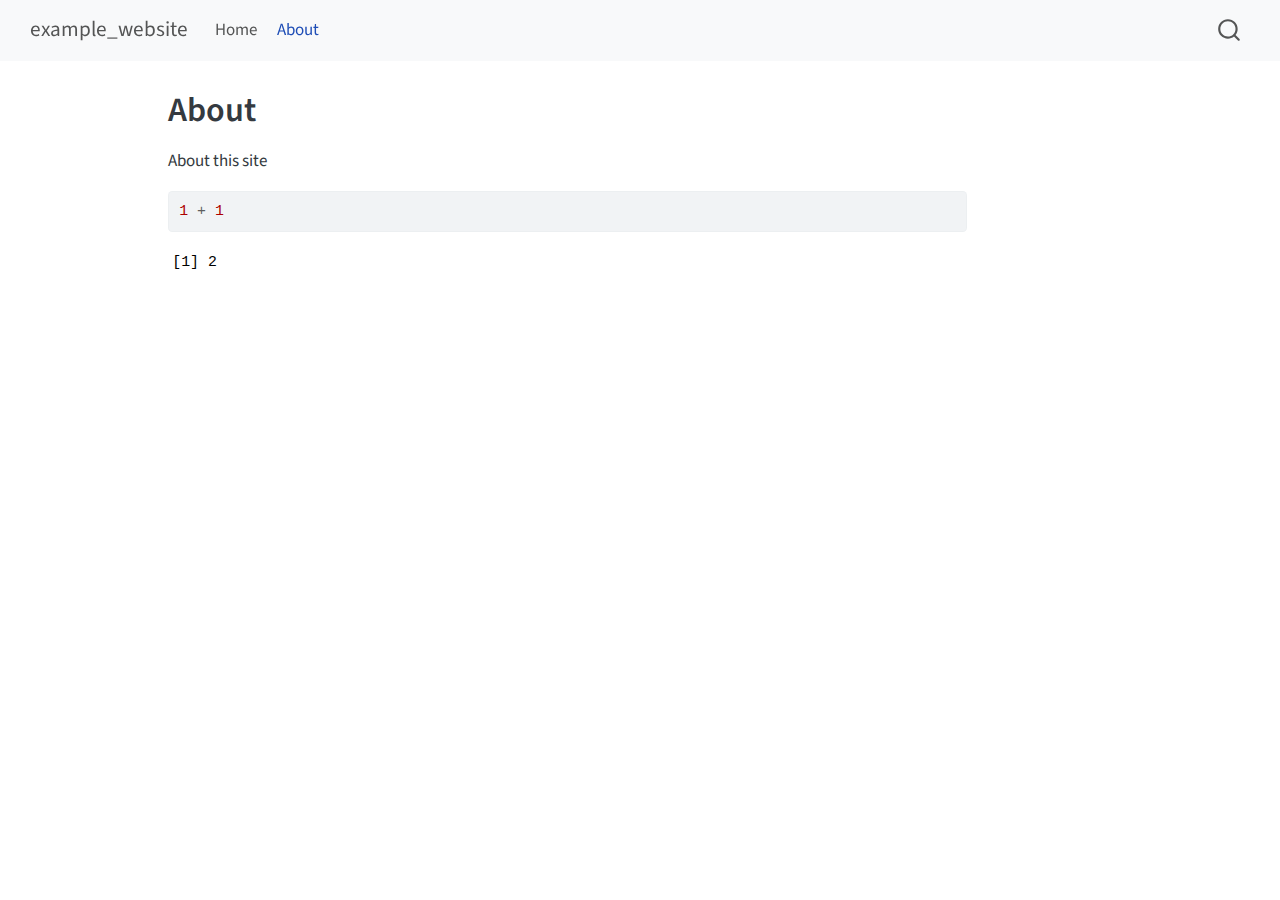
<file: _site/about.html>
<!DOCTYPE html>
<html xmlns="http://www.w3.org/1999/xhtml" lang="en" xml:lang="en"><head>

<meta charset="utf-8">
<meta name="generator" content="quarto-1.4.551">

<meta name="viewport" content="width=device-width, initial-scale=1.0, user-scalable=yes">


<title>example_website - About</title>
<style>
code{white-space: pre-wrap;}
span.smallcaps{font-variant: small-caps;}
div.columns{display: flex; gap: min(4vw, 1.5em);}
div.column{flex: auto; overflow-x: auto;}
div.hanging-indent{margin-left: 1.5em; text-indent: -1.5em;}
ul.task-list{list-style: none;}
ul.task-list li input[type="checkbox"] {
  width: 0.8em;
  margin: 0 0.8em 0.2em -1em; /* quarto-specific, see https://github.com/quarto-dev/quarto-cli/issues/4556 */ 
  vertical-align: middle;
}
/* CSS for syntax highlighting */
pre > code.sourceCode { white-space: pre; position: relative; }
pre > code.sourceCode > span { line-height: 1.25; }
pre > code.sourceCode > span:empty { height: 1.2em; }
.sourceCode { overflow: visible; }
code.sourceCode > span { color: inherit; text-decoration: inherit; }
div.sourceCode { margin: 1em 0; }
pre.sourceCode { margin: 0; }
@media screen {
div.sourceCode { overflow: auto; }
}
@media print {
pre > code.sourceCode { white-space: pre-wrap; }
pre > code.sourceCode > span { text-indent: -5em; padding-left: 5em; }
}
pre.numberSource code
  { counter-reset: source-line 0; }
pre.numberSource code > span
  { position: relative; left: -4em; counter-increment: source-line; }
pre.numberSource code > span > a:first-child::before
  { content: counter(source-line);
    position: relative; left: -1em; text-align: right; vertical-align: baseline;
    border: none; display: inline-block;
    -webkit-touch-callout: none; -webkit-user-select: none;
    -khtml-user-select: none; -moz-user-select: none;
    -ms-user-select: none; user-select: none;
    padding: 0 4px; width: 4em;
  }
pre.numberSource { margin-left: 3em;  padding-left: 4px; }
div.sourceCode
  {   }
@media screen {
pre > code.sourceCode > span > a:first-child::before { text-decoration: underline; }
}
</style>


<script src="site_libs/quarto-nav/quarto-nav.js"></script>
<script src="site_libs/quarto-nav/headroom.min.js"></script>
<script src="site_libs/clipboard/clipboard.min.js"></script>
<script src="site_libs/quarto-search/autocomplete.umd.js"></script>
<script src="site_libs/quarto-search/fuse.min.js"></script>
<script src="site_libs/quarto-search/quarto-search.js"></script>
<meta name="quarto:offset" content="./">
<script src="site_libs/quarto-html/quarto.js"></script>
<script src="site_libs/quarto-html/popper.min.js"></script>
<script src="site_libs/quarto-html/tippy.umd.min.js"></script>
<script src="site_libs/quarto-html/anchor.min.js"></script>
<link href="site_libs/quarto-html/tippy.css" rel="stylesheet">
<link href="site_libs/quarto-html/quarto-syntax-highlighting.css" rel="stylesheet" id="quarto-text-highlighting-styles">
<script src="site_libs/bootstrap/bootstrap.min.js"></script>
<link href="site_libs/bootstrap/bootstrap-icons.css" rel="stylesheet">
<link href="site_libs/bootstrap/bootstrap.min.css" rel="stylesheet" id="quarto-bootstrap" data-mode="light">
<script id="quarto-search-options" type="application/json">{
  "location": "navbar",
  "copy-button": false,
  "collapse-after": 3,
  "panel-placement": "end",
  "type": "overlay",
  "limit": 50,
  "keyboard-shortcut": [
    "f",
    "/",
    "s"
  ],
  "show-item-context": false,
  "language": {
    "search-no-results-text": "No results",
    "search-matching-documents-text": "matching documents",
    "search-copy-link-title": "Copy link to search",
    "search-hide-matches-text": "Hide additional matches",
    "search-more-match-text": "more match in this document",
    "search-more-matches-text": "more matches in this document",
    "search-clear-button-title": "Clear",
    "search-text-placeholder": "",
    "search-detached-cancel-button-title": "Cancel",
    "search-submit-button-title": "Submit",
    "search-label": "Search"
  }
}</script>


<link rel="stylesheet" href="styles.css">
</head>

<body class="nav-fixed">

<div id="quarto-search-results"></div>
  <header id="quarto-header" class="headroom fixed-top">
    <nav class="navbar navbar-expand-lg " data-bs-theme="dark">
      <div class="navbar-container container-fluid">
      <div class="navbar-brand-container mx-auto">
    <a class="navbar-brand" href="./index.html">
    <span class="navbar-title">example_website</span>
    </a>
  </div>
            <div id="quarto-search" class="" title="Search"></div>
          <button class="navbar-toggler" type="button" data-bs-toggle="collapse" data-bs-target="#navbarCollapse" aria-controls="navbarCollapse" aria-expanded="false" aria-label="Toggle navigation" onclick="if (window.quartoToggleHeadroom) { window.quartoToggleHeadroom(); }">
  <span class="navbar-toggler-icon"></span>
</button>
          <div class="collapse navbar-collapse" id="navbarCollapse">
            <ul class="navbar-nav navbar-nav-scroll me-auto">
  <li class="nav-item">
    <a class="nav-link" href="./index.html"> 
<span class="menu-text">Home</span></a>
  </li>  
  <li class="nav-item">
    <a class="nav-link active" href="./about.html" aria-current="page"> 
<span class="menu-text">About</span></a>
  </li>  
</ul>
          </div> <!-- /navcollapse -->
          <div class="quarto-navbar-tools">
</div>
      </div> <!-- /container-fluid -->
    </nav>
</header>
<!-- content -->
<div id="quarto-content" class="quarto-container page-columns page-rows-contents page-layout-article page-navbar">
<!-- sidebar -->
<!-- margin-sidebar -->
    <div id="quarto-margin-sidebar" class="sidebar margin-sidebar">
        
    </div>
<!-- main -->
<main class="content" id="quarto-document-content">

<header id="title-block-header" class="quarto-title-block default">
<div class="quarto-title">
<h1 class="title">About</h1>
</div>



<div class="quarto-title-meta">

    
  
    
  </div>
  


</header>


<p>About this site</p>
<div class="cell">
<div class="sourceCode cell-code" id="cb1"><pre class="sourceCode r code-with-copy"><code class="sourceCode r"><span id="cb1-1"><a href="#cb1-1" aria-hidden="true" tabindex="-1"></a><span class="dv">1</span> <span class="sc">+</span> <span class="dv">1</span></span></code><button title="Copy to Clipboard" class="code-copy-button"><i class="bi"></i></button></pre></div>
<div class="cell-output cell-output-stdout">
<pre><code>[1] 2</code></pre>
</div>
</div>



</main> <!-- /main -->
<script id="quarto-html-after-body" type="application/javascript">
window.document.addEventListener("DOMContentLoaded", function (event) {
  const toggleBodyColorMode = (bsSheetEl) => {
    const mode = bsSheetEl.getAttribute("data-mode");
    const bodyEl = window.document.querySelector("body");
    if (mode === "dark") {
      bodyEl.classList.add("quarto-dark");
      bodyEl.classList.remove("quarto-light");
    } else {
      bodyEl.classList.add("quarto-light");
      bodyEl.classList.remove("quarto-dark");
    }
  }
  const toggleBodyColorPrimary = () => {
    const bsSheetEl = window.document.querySelector("link#quarto-bootstrap");
    if (bsSheetEl) {
      toggleBodyColorMode(bsSheetEl);
    }
  }
  toggleBodyColorPrimary();  
  const icon = "";
  const anchorJS = new window.AnchorJS();
  anchorJS.options = {
    placement: 'right',
    icon: icon
  };
  anchorJS.add('.anchored');
  const isCodeAnnotation = (el) => {
    for (const clz of el.classList) {
      if (clz.startsWith('code-annotation-')) {                     
        return true;
      }
    }
    return false;
  }
  const clipboard = new window.ClipboardJS('.code-copy-button', {
    text: function(trigger) {
      const codeEl = trigger.previousElementSibling.cloneNode(true);
      for (const childEl of codeEl.children) {
        if (isCodeAnnotation(childEl)) {
          childEl.remove();
        }
      }
      return codeEl.innerText;
    }
  });
  clipboard.on('success', function(e) {
    // button target
    const button = e.trigger;
    // don't keep focus
    button.blur();
    // flash "checked"
    button.classList.add('code-copy-button-checked');
    var currentTitle = button.getAttribute("title");
    button.setAttribute("title", "Copied!");
    let tooltip;
    if (window.bootstrap) {
      button.setAttribute("data-bs-toggle", "tooltip");
      button.setAttribute("data-bs-placement", "left");
      button.setAttribute("data-bs-title", "Copied!");
      tooltip = new bootstrap.Tooltip(button, 
        { trigger: "manual", 
          customClass: "code-copy-button-tooltip",
          offset: [0, -8]});
      tooltip.show();    
    }
    setTimeout(function() {
      if (tooltip) {
        tooltip.hide();
        button.removeAttribute("data-bs-title");
        button.removeAttribute("data-bs-toggle");
        button.removeAttribute("data-bs-placement");
      }
      button.setAttribute("title", currentTitle);
      button.classList.remove('code-copy-button-checked');
    }, 1000);
    // clear code selection
    e.clearSelection();
  });
    var localhostRegex = new RegExp(/^(?:http|https):\/\/localhost\:?[0-9]*\//);
    var mailtoRegex = new RegExp(/^mailto:/);
      var filterRegex = new RegExp('/' + window.location.host + '/');
    var isInternal = (href) => {
        return filterRegex.test(href) || localhostRegex.test(href) || mailtoRegex.test(href);
    }
    // Inspect non-navigation links and adorn them if external
 	var links = window.document.querySelectorAll('a[href]:not(.nav-link):not(.navbar-brand):not(.toc-action):not(.sidebar-link):not(.sidebar-item-toggle):not(.pagination-link):not(.no-external):not([aria-hidden]):not(.dropdown-item):not(.quarto-navigation-tool)');
    for (var i=0; i<links.length; i++) {
      const link = links[i];
      if (!isInternal(link.href)) {
        // undo the damage that might have been done by quarto-nav.js in the case of
        // links that we want to consider external
        if (link.dataset.originalHref !== undefined) {
          link.href = link.dataset.originalHref;
        }
      }
    }
  function tippyHover(el, contentFn, onTriggerFn, onUntriggerFn) {
    const config = {
      allowHTML: true,
      maxWidth: 500,
      delay: 100,
      arrow: false,
      appendTo: function(el) {
          return el.parentElement;
      },
      interactive: true,
      interactiveBorder: 10,
      theme: 'quarto',
      placement: 'bottom-start',
    };
    if (contentFn) {
      config.content = contentFn;
    }
    if (onTriggerFn) {
      config.onTrigger = onTriggerFn;
    }
    if (onUntriggerFn) {
      config.onUntrigger = onUntriggerFn;
    }
    window.tippy(el, config); 
  }
  const noterefs = window.document.querySelectorAll('a[role="doc-noteref"]');
  for (var i=0; i<noterefs.length; i++) {
    const ref = noterefs[i];
    tippyHover(ref, function() {
      // use id or data attribute instead here
      let href = ref.getAttribute('data-footnote-href') || ref.getAttribute('href');
      try { href = new URL(href).hash; } catch {}
      const id = href.replace(/^#\/?/, "");
      const note = window.document.getElementById(id);
      if (note) {
        return note.innerHTML;
      } else {
        return "";
      }
    });
  }
  const xrefs = window.document.querySelectorAll('a.quarto-xref');
  const processXRef = (id, note) => {
    // Strip column container classes
    const stripColumnClz = (el) => {
      el.classList.remove("page-full", "page-columns");
      if (el.children) {
        for (const child of el.children) {
          stripColumnClz(child);
        }
      }
    }
    stripColumnClz(note)
    if (id === null || id.startsWith('sec-')) {
      // Special case sections, only their first couple elements
      const container = document.createElement("div");
      if (note.children && note.children.length > 2) {
        container.appendChild(note.children[0].cloneNode(true));
        for (let i = 1; i < note.children.length; i++) {
          const child = note.children[i];
          if (child.tagName === "P" && child.innerText === "") {
            continue;
          } else {
            container.appendChild(child.cloneNode(true));
            break;
          }
        }
        if (window.Quarto?.typesetMath) {
          window.Quarto.typesetMath(container);
        }
        return container.innerHTML
      } else {
        if (window.Quarto?.typesetMath) {
          window.Quarto.typesetMath(note);
        }
        return note.innerHTML;
      }
    } else {
      // Remove any anchor links if they are present
      const anchorLink = note.querySelector('a.anchorjs-link');
      if (anchorLink) {
        anchorLink.remove();
      }
      if (window.Quarto?.typesetMath) {
        window.Quarto.typesetMath(note);
      }
      // TODO in 1.5, we should make sure this works without a callout special case
      if (note.classList.contains("callout")) {
        return note.outerHTML;
      } else {
        return note.innerHTML;
      }
    }
  }
  for (var i=0; i<xrefs.length; i++) {
    const xref = xrefs[i];
    tippyHover(xref, undefined, function(instance) {
      instance.disable();
      let url = xref.getAttribute('href');
      let hash = undefined; 
      if (url.startsWith('#')) {
        hash = url;
      } else {
        try { hash = new URL(url).hash; } catch {}
      }
      if (hash) {
        const id = hash.replace(/^#\/?/, "");
        const note = window.document.getElementById(id);
        if (note !== null) {
          try {
            const html = processXRef(id, note.cloneNode(true));
            instance.setContent(html);
          } finally {
            instance.enable();
            instance.show();
          }
        } else {
          // See if we can fetch this
          fetch(url.split('#')[0])
          .then(res => res.text())
          .then(html => {
            const parser = new DOMParser();
            const htmlDoc = parser.parseFromString(html, "text/html");
            const note = htmlDoc.getElementById(id);
            if (note !== null) {
              const html = processXRef(id, note);
              instance.setContent(html);
            } 
          }).finally(() => {
            instance.enable();
            instance.show();
          });
        }
      } else {
        // See if we can fetch a full url (with no hash to target)
        // This is a special case and we should probably do some content thinning / targeting
        fetch(url)
        .then(res => res.text())
        .then(html => {
          const parser = new DOMParser();
          const htmlDoc = parser.parseFromString(html, "text/html");
          const note = htmlDoc.querySelector('main.content');
          if (note !== null) {
            // This should only happen for chapter cross references
            // (since there is no id in the URL)
            // remove the first header
            if (note.children.length > 0 && note.children[0].tagName === "HEADER") {
              note.children[0].remove();
            }
            const html = processXRef(null, note);
            instance.setContent(html);
          } 
        }).finally(() => {
          instance.enable();
          instance.show();
        });
      }
    }, function(instance) {
    });
  }
      let selectedAnnoteEl;
      const selectorForAnnotation = ( cell, annotation) => {
        let cellAttr = 'data-code-cell="' + cell + '"';
        let lineAttr = 'data-code-annotation="' +  annotation + '"';
        const selector = 'span[' + cellAttr + '][' + lineAttr + ']';
        return selector;
      }
      const selectCodeLines = (annoteEl) => {
        const doc = window.document;
        const targetCell = annoteEl.getAttribute("data-target-cell");
        const targetAnnotation = annoteEl.getAttribute("data-target-annotation");
        const annoteSpan = window.document.querySelector(selectorForAnnotation(targetCell, targetAnnotation));
        const lines = annoteSpan.getAttribute("data-code-lines").split(",");
        const lineIds = lines.map((line) => {
          return targetCell + "-" + line;
        })
        let top = null;
        let height = null;
        let parent = null;
        if (lineIds.length > 0) {
            //compute the position of the single el (top and bottom and make a div)
            const el = window.document.getElementById(lineIds[0]);
            top = el.offsetTop;
            height = el.offsetHeight;
            parent = el.parentElement.parentElement;
          if (lineIds.length > 1) {
            const lastEl = window.document.getElementById(lineIds[lineIds.length - 1]);
            const bottom = lastEl.offsetTop + lastEl.offsetHeight;
            height = bottom - top;
          }
          if (top !== null && height !== null && parent !== null) {
            // cook up a div (if necessary) and position it 
            let div = window.document.getElementById("code-annotation-line-highlight");
            if (div === null) {
              div = window.document.createElement("div");
              div.setAttribute("id", "code-annotation-line-highlight");
              div.style.position = 'absolute';
              parent.appendChild(div);
            }
            div.style.top = top - 2 + "px";
            div.style.height = height + 4 + "px";
            div.style.left = 0;
            let gutterDiv = window.document.getElementById("code-annotation-line-highlight-gutter");
            if (gutterDiv === null) {
              gutterDiv = window.document.createElement("div");
              gutterDiv.setAttribute("id", "code-annotation-line-highlight-gutter");
              gutterDiv.style.position = 'absolute';
              const codeCell = window.document.getElementById(targetCell);
              const gutter = codeCell.querySelector('.code-annotation-gutter');
              gutter.appendChild(gutterDiv);
            }
            gutterDiv.style.top = top - 2 + "px";
            gutterDiv.style.height = height + 4 + "px";
          }
          selectedAnnoteEl = annoteEl;
        }
      };
      const unselectCodeLines = () => {
        const elementsIds = ["code-annotation-line-highlight", "code-annotation-line-highlight-gutter"];
        elementsIds.forEach((elId) => {
          const div = window.document.getElementById(elId);
          if (div) {
            div.remove();
          }
        });
        selectedAnnoteEl = undefined;
      };
        // Handle positioning of the toggle
    window.addEventListener(
      "resize",
      throttle(() => {
        elRect = undefined;
        if (selectedAnnoteEl) {
          selectCodeLines(selectedAnnoteEl);
        }
      }, 10)
    );
    function throttle(fn, ms) {
    let throttle = false;
    let timer;
      return (...args) => {
        if(!throttle) { // first call gets through
            fn.apply(this, args);
            throttle = true;
        } else { // all the others get throttled
            if(timer) clearTimeout(timer); // cancel #2
            timer = setTimeout(() => {
              fn.apply(this, args);
              timer = throttle = false;
            }, ms);
        }
      };
    }
      // Attach click handler to the DT
      const annoteDls = window.document.querySelectorAll('dt[data-target-cell]');
      for (const annoteDlNode of annoteDls) {
        annoteDlNode.addEventListener('click', (event) => {
          const clickedEl = event.target;
          if (clickedEl !== selectedAnnoteEl) {
            unselectCodeLines();
            const activeEl = window.document.querySelector('dt[data-target-cell].code-annotation-active');
            if (activeEl) {
              activeEl.classList.remove('code-annotation-active');
            }
            selectCodeLines(clickedEl);
            clickedEl.classList.add('code-annotation-active');
          } else {
            // Unselect the line
            unselectCodeLines();
            clickedEl.classList.remove('code-annotation-active');
          }
        });
      }
  const findCites = (el) => {
    const parentEl = el.parentElement;
    if (parentEl) {
      const cites = parentEl.dataset.cites;
      if (cites) {
        return {
          el,
          cites: cites.split(' ')
        };
      } else {
        return findCites(el.parentElement)
      }
    } else {
      return undefined;
    }
  };
  var bibliorefs = window.document.querySelectorAll('a[role="doc-biblioref"]');
  for (var i=0; i<bibliorefs.length; i++) {
    const ref = bibliorefs[i];
    const citeInfo = findCites(ref);
    if (citeInfo) {
      tippyHover(citeInfo.el, function() {
        var popup = window.document.createElement('div');
        citeInfo.cites.forEach(function(cite) {
          var citeDiv = window.document.createElement('div');
          citeDiv.classList.add('hanging-indent');
          citeDiv.classList.add('csl-entry');
          var biblioDiv = window.document.getElementById('ref-' + cite);
          if (biblioDiv) {
            citeDiv.innerHTML = biblioDiv.innerHTML;
          }
          popup.appendChild(citeDiv);
        });
        return popup.innerHTML;
      });
    }
  }
});
</script>
</div> <!-- /content -->




</body></html>
</file>
<file: _site/site_libs/quarto-html/tippy.css>
.tippy-box[data-animation=fade][data-state=hidden]{opacity:0}[data-tippy-root]{max-width:calc(100vw - 10px)}.tippy-box{position:relative;background-color:#333;color:#fff;border-radius:4px;font-size:14px;line-height:1.4;white-space:normal;outline:0;transition-property:transform,visibility,opacity}.tippy-box[data-placement^=top]>.tippy-arrow{bottom:0}.tippy-box[data-placement^=top]>.tippy-arrow:before{bottom:-7px;left:0;border-width:8px 8px 0;border-top-color:initial;transform-origin:center top}.tippy-box[data-placement^=bottom]>.tippy-arrow{top:0}.tippy-box[data-placement^=bottom]>.tippy-arrow:before{top:-7px;left:0;border-width:0 8px 8px;border-bottom-color:initial;transform-origin:center bottom}.tippy-box[data-placement^=left]>.tippy-arrow{right:0}.tippy-box[data-placement^=left]>.tippy-arrow:before{border-width:8px 0 8px 8px;border-left-color:initial;right:-7px;transform-origin:center left}.tippy-box[data-placement^=right]>.tippy-arrow{left:0}.tippy-box[data-placement^=right]>.tippy-arrow:before{left:-7px;border-width:8px 8px 8px 0;border-right-color:initial;transform-origin:center right}.tippy-box[data-inertia][data-state=visible]{transition-timing-function:cubic-bezier(.54,1.5,.38,1.11)}.tippy-arrow{width:16px;height:16px;color:#333}.tippy-arrow:before{content:"";position:absolute;border-color:transparent;border-style:solid}.tippy-content{position:relative;padding:5px 9px;z-index:1}
</file>
<file: _site/site_libs/quarto-html/quarto-syntax-highlighting.css>
/* quarto syntax highlight colors */
:root {
  --quarto-hl-ot-color: #003B4F;
  --quarto-hl-at-color: #657422;
  --quarto-hl-ss-color: #20794D;
  --quarto-hl-an-color: #5E5E5E;
  --quarto-hl-fu-color: #4758AB;
  --quarto-hl-st-color: #20794D;
  --quarto-hl-cf-color: #003B4F;
  --quarto-hl-op-color: #5E5E5E;
  --quarto-hl-er-color: #AD0000;
  --quarto-hl-bn-color: #AD0000;
  --quarto-hl-al-color: #AD0000;
  --quarto-hl-va-color: #111111;
  --quarto-hl-bu-color: inherit;
  --quarto-hl-ex-color: inherit;
  --quarto-hl-pp-color: #AD0000;
  --quarto-hl-in-color: #5E5E5E;
  --quarto-hl-vs-color: #20794D;
  --quarto-hl-wa-color: #5E5E5E;
  --quarto-hl-do-color: #5E5E5E;
  --quarto-hl-im-color: #00769E;
  --quarto-hl-ch-color: #20794D;
  --quarto-hl-dt-color: #AD0000;
  --quarto-hl-fl-color: #AD0000;
  --quarto-hl-co-color: #5E5E5E;
  --quarto-hl-cv-color: #5E5E5E;
  --quarto-hl-cn-color: #8f5902;
  --quarto-hl-sc-color: #5E5E5E;
  --quarto-hl-dv-color: #AD0000;
  --quarto-hl-kw-color: #003B4F;
}

/* other quarto variables */
:root {
  --quarto-font-monospace: SFMono-Regular, Menlo, Monaco, Consolas, "Liberation Mono", "Courier New", monospace;
}

pre > code.sourceCode > span {
  color: #003B4F;
}

code span {
  color: #003B4F;
}

code.sourceCode > span {
  color: #003B4F;
}

div.sourceCode,
div.sourceCode pre.sourceCode {
  color: #003B4F;
}

code span.ot {
  color: #003B4F;
  font-style: inherit;
}

code span.at {
  color: #657422;
  font-style: inherit;
}

code span.ss {
  color: #20794D;
  font-style: inherit;
}

code span.an {
  color: #5E5E5E;
  font-style: inherit;
}

code span.fu {
  color: #4758AB;
  font-style: inherit;
}

code span.st {
  color: #20794D;
  font-style: inherit;
}

code span.cf {
  color: #003B4F;
  font-style: inherit;
}

code span.op {
  color: #5E5E5E;
  font-style: inherit;
}

code span.er {
  color: #AD0000;
  font-style: inherit;
}

code span.bn {
  color: #AD0000;
  font-style: inherit;
}

code span.al {
  color: #AD0000;
  font-style: inherit;
}

code span.va {
  color: #111111;
  font-style: inherit;
}

code span.bu {
  font-style: inherit;
}

code span.ex {
  font-style: inherit;
}

code span.pp {
  color: #AD0000;
  font-style: inherit;
}

code span.in {
  color: #5E5E5E;
  font-style: inherit;
}

code span.vs {
  color: #20794D;
  font-style: inherit;
}

code span.wa {
  color: #5E5E5E;
  font-style: italic;
}

code span.do {
  color: #5E5E5E;
  font-style: italic;
}

code span.im {
  color: #00769E;
  font-style: inherit;
}

code span.ch {
  color: #20794D;
  font-style: inherit;
}

code span.dt {
  color: #AD0000;
  font-style: inherit;
}

code span.fl {
  color: #AD0000;
  font-style: inherit;
}

code span.co {
  color: #5E5E5E;
  font-style: inherit;
}

code span.cv {
  color: #5E5E5E;
  font-style: italic;
}

code span.cn {
  color: #8f5902;
  font-style: inherit;
}

code span.sc {
  color: #5E5E5E;
  font-style: inherit;
}

code span.dv {
  color: #AD0000;
  font-style: inherit;
}

code span.kw {
  color: #003B4F;
  font-style: inherit;
}

.prevent-inlining {
  content: "</";
}

/*# sourceMappingURL=debc5d5d77c3f9108843748ff7464032.css.map */
</file>
<file: _site/styles.css>
/* css styles */
</file>
<file: docs/site_libs/quarto-html/tippy.css>
.tippy-box[data-animation=fade][data-state=hidden]{opacity:0}[data-tippy-root]{max-width:calc(100vw - 10px)}.tippy-box{position:relative;background-color:#333;color:#fff;border-radius:4px;font-size:14px;line-height:1.4;white-space:normal;outline:0;transition-property:transform,visibility,opacity}.tippy-box[data-placement^=top]>.tippy-arrow{bottom:0}.tippy-box[data-placement^=top]>.tippy-arrow:before{bottom:-7px;left:0;border-width:8px 8px 0;border-top-color:initial;transform-origin:center top}.tippy-box[data-placement^=bottom]>.tippy-arrow{top:0}.tippy-box[data-placement^=bottom]>.tippy-arrow:before{top:-7px;left:0;border-width:0 8px 8px;border-bottom-color:initial;transform-origin:center bottom}.tippy-box[data-placement^=left]>.tippy-arrow{right:0}.tippy-box[data-placement^=left]>.tippy-arrow:before{border-width:8px 0 8px 8px;border-left-color:initial;right:-7px;transform-origin:center left}.tippy-box[data-placement^=right]>.tippy-arrow{left:0}.tippy-box[data-placement^=right]>.tippy-arrow:before{left:-7px;border-width:8px 8px 8px 0;border-right-color:initial;transform-origin:center right}.tippy-box[data-inertia][data-state=visible]{transition-timing-function:cubic-bezier(.54,1.5,.38,1.11)}.tippy-arrow{width:16px;height:16px;color:#333}.tippy-arrow:before{content:"";position:absolute;border-color:transparent;border-style:solid}.tippy-content{position:relative;padding:5px 9px;z-index:1}
</file>
<file: docs/site_libs/quarto-html/quarto-syntax-highlighting.css>
/* quarto syntax highlight colors */
:root {
  --quarto-hl-ot-color: #003B4F;
  --quarto-hl-at-color: #657422;
  --quarto-hl-ss-color: #20794D;
  --quarto-hl-an-color: #5E5E5E;
  --quarto-hl-fu-color: #4758AB;
  --quarto-hl-st-color: #20794D;
  --quarto-hl-cf-color: #003B4F;
  --quarto-hl-op-color: #5E5E5E;
  --quarto-hl-er-color: #AD0000;
  --quarto-hl-bn-color: #AD0000;
  --quarto-hl-al-color: #AD0000;
  --quarto-hl-va-color: #111111;
  --quarto-hl-bu-color: inherit;
  --quarto-hl-ex-color: inherit;
  --quarto-hl-pp-color: #AD0000;
  --quarto-hl-in-color: #5E5E5E;
  --quarto-hl-vs-color: #20794D;
  --quarto-hl-wa-color: #5E5E5E;
  --quarto-hl-do-color: #5E5E5E;
  --quarto-hl-im-color: #00769E;
  --quarto-hl-ch-color: #20794D;
  --quarto-hl-dt-color: #AD0000;
  --quarto-hl-fl-color: #AD0000;
  --quarto-hl-co-color: #5E5E5E;
  --quarto-hl-cv-color: #5E5E5E;
  --quarto-hl-cn-color: #8f5902;
  --quarto-hl-sc-color: #5E5E5E;
  --quarto-hl-dv-color: #AD0000;
  --quarto-hl-kw-color: #003B4F;
}

/* other quarto variables */
:root {
  --quarto-font-monospace: SFMono-Regular, Menlo, Monaco, Consolas, "Liberation Mono", "Courier New", monospace;
}

pre > code.sourceCode > span {
  color: #003B4F;
}

code span {
  color: #003B4F;
}

code.sourceCode > span {
  color: #003B4F;
}

div.sourceCode,
div.sourceCode pre.sourceCode {
  color: #003B4F;
}

code span.ot {
  color: #003B4F;
  font-style: inherit;
}

code span.at {
  color: #657422;
  font-style: inherit;
}

code span.ss {
  color: #20794D;
  font-style: inherit;
}

code span.an {
  color: #5E5E5E;
  font-style: inherit;
}

code span.fu {
  color: #4758AB;
  font-style: inherit;
}

code span.st {
  color: #20794D;
  font-style: inherit;
}

code span.cf {
  color: #003B4F;
  font-style: inherit;
}

code span.op {
  color: #5E5E5E;
  font-style: inherit;
}

code span.er {
  color: #AD0000;
  font-style: inherit;
}

code span.bn {
  color: #AD0000;
  font-style: inherit;
}

code span.al {
  color: #AD0000;
  font-style: inherit;
}

code span.va {
  color: #111111;
  font-style: inherit;
}

code span.bu {
  font-style: inherit;
}

code span.ex {
  font-style: inherit;
}

code span.pp {
  color: #AD0000;
  font-style: inherit;
}

code span.in {
  color: #5E5E5E;
  font-style: inherit;
}

code span.vs {
  color: #20794D;
  font-style: inherit;
}

code span.wa {
  color: #5E5E5E;
  font-style: italic;
}

code span.do {
  color: #5E5E5E;
  font-style: italic;
}

code span.im {
  color: #00769E;
  font-style: inherit;
}

code span.ch {
  color: #20794D;
  font-style: inherit;
}

code span.dt {
  color: #AD0000;
  font-style: inherit;
}

code span.fl {
  color: #AD0000;
  font-style: inherit;
}

code span.co {
  color: #5E5E5E;
  font-style: inherit;
}

code span.cv {
  color: #5E5E5E;
  font-style: italic;
}

code span.cn {
  color: #8f5902;
  font-style: inherit;
}

code span.sc {
  color: #5E5E5E;
  font-style: inherit;
}

code span.dv {
  color: #AD0000;
  font-style: inherit;
}

code span.kw {
  color: #003B4F;
  font-style: inherit;
}

.prevent-inlining {
  content: "</";
}

/*# sourceMappingURL=debc5d5d77c3f9108843748ff7464032.css.map */
</file>
<file: docs/styles.css>
/* general spacing */
main.content { margin-top: 1rem; }

/* profile card on the left */
.avatar {
  width: 220px;
  height: 220px;
  object-fit: cover;
  border-radius: 50%;
  display: block;
  margin: 0 0 1rem 0;
  box-shadow: 0 2px 10px rgba(0,0,0,.15);
}

.profile-card { font-size: 1rem; }
.profile-card .no-top { margin-top: 0; }

.icons a {
  font-size: 1.4rem;
  margin-right: .6rem;
  text-decoration: none;
}

/* make icon links readable on all themes */
.icons a:link, .icons a:visited { color: inherit; }

/* Increase base font size for body text */
body {
  font-size: 18px; /* default ~16px, increase as needed */
  line-height: 1.6;
}

/* Slightly larger headings for better hierarchy */
h1, .h1 { font-size: 2.2rem; }
h2, .h2 { font-size: 1.8rem; }
h3, .h3 { font-size: 1.5rem; }
</file>
